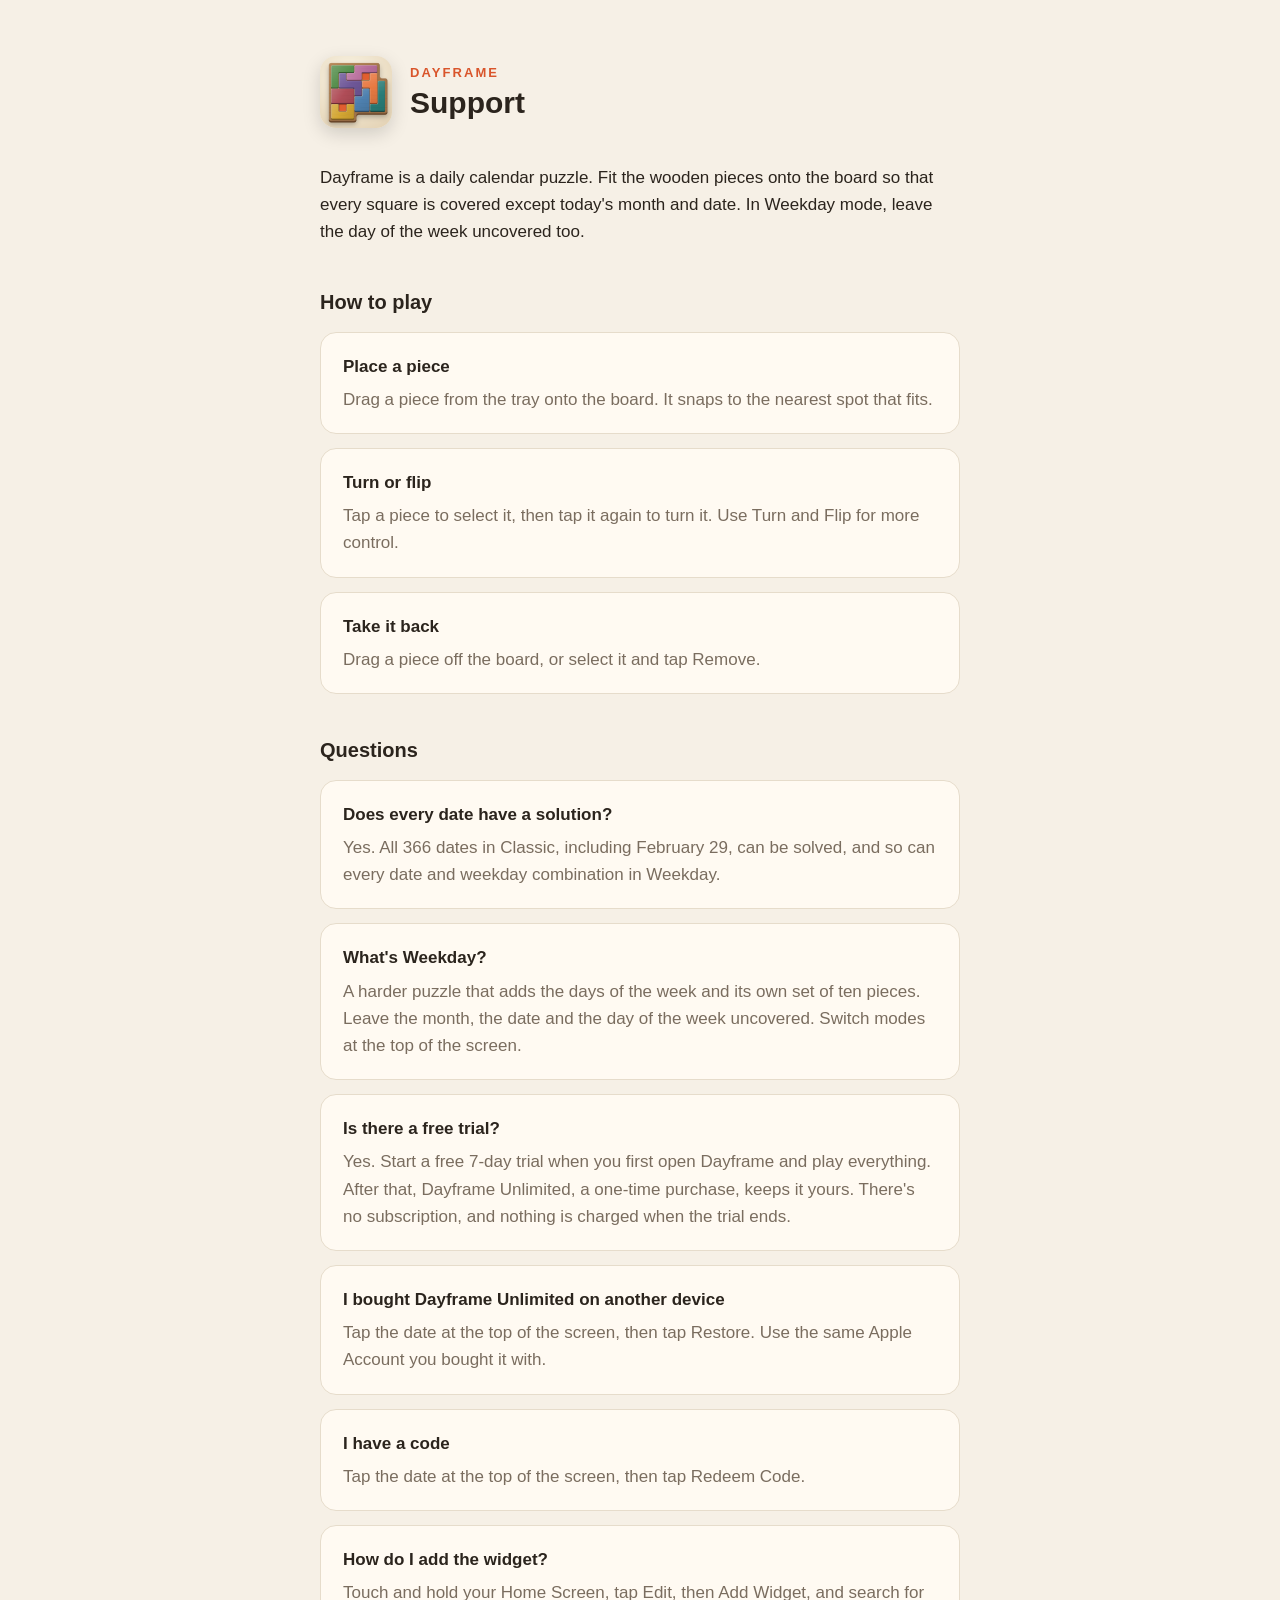
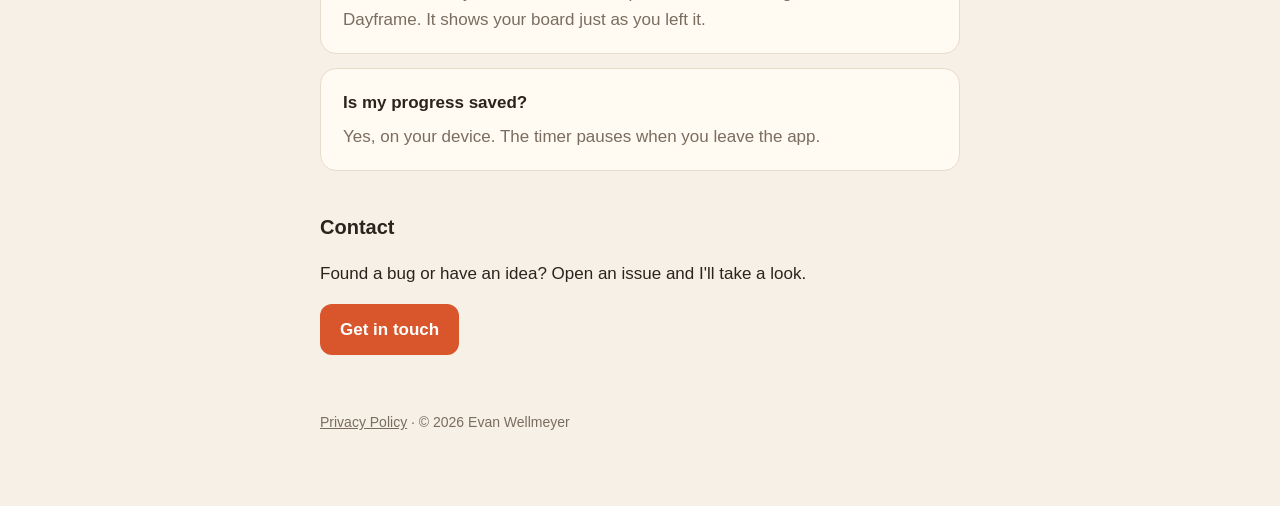
<file: index.html>
<!doctype html>
<html lang="en">
<head>
  <meta charset="utf-8">
  <meta name="viewport" content="width=device-width, initial-scale=1">
  <title>Dayframe Support</title>
  <meta name="description" content="Help and contact for Dayframe, the daily calendar puzzle.">
  <link rel="icon" href="icon.png">
  <link rel="stylesheet" href="style.css">
</head>
<body>
<main>
  <header>
    <img src="icon.png" alt="">
    <div>
      <p class="eyebrow">Dayframe</p>
      <h1>Support</h1>
    </div>
  </header>

  <p>Dayframe is a daily calendar puzzle. Fit the wooden pieces onto the board so that every square is covered except today's month and date. In Weekday mode, leave the day of the week uncovered too.</p>

  <h2>How to play</h2>
  <div class="card"><h3>Place a piece</h3><p>Drag a piece from the tray onto the board. It snaps to the nearest spot that fits.</p></div>
  <div class="card"><h3>Turn or flip</h3><p>Tap a piece to select it, then tap it again to turn it. Use Turn and Flip for more control.</p></div>
  <div class="card"><h3>Take it back</h3><p>Drag a piece off the board, or select it and tap Remove.</p></div>

  <h2>Questions</h2>
  <div class="card"><h3>Does every date have a solution?</h3><p>Yes. All 366 dates in Classic, including February 29, can be solved, and so can every date and weekday combination in Weekday.</p></div>
  <div class="card"><h3>What's Weekday?</h3><p>A harder puzzle that adds the days of the week and its own set of ten pieces. Leave the month, the date and the day of the week uncovered. Switch modes at the top of the screen.</p></div>
  <div class="card"><h3>Is there a free trial?</h3><p>Yes. Start a free 7-day trial when you first open Dayframe and play everything. After that, Dayframe Unlimited, a one-time purchase, keeps it yours. There's no subscription, and nothing is charged when the trial ends.</p></div>
  <div class="card"><h3>I bought Dayframe Unlimited on another device</h3><p>Tap the date at the top of the screen, then tap Restore. Use the same Apple Account you bought it with.</p></div>
  <div class="card"><h3>I have a code</h3><p>Tap the date at the top of the screen, then tap Redeem Code.</p></div>
  <div class="card"><h3>How do I add the widget?</h3><p>Touch and hold your Home Screen, tap Edit, then Add Widget, and search for Dayframe. It shows your board just as you left it.</p></div>
  <div class="card"><h3>Is my progress saved?</h3><p>Yes, on your device. The timer pauses when you leave the app.</p></div>

  <h2>Contact</h2>
  <p>Found a bug or have an idea? Open an issue and I'll take a look.</p>
  <p><a class="button" href="https://github.com/evanwellmeyer/dayframe-support/issues/new">Get in touch</a></p>

  <footer>
    <a href="privacy.html">Privacy Policy</a> · © 2026 Evan Wellmeyer
  </footer>
</main>
</body>
</html>
</file>
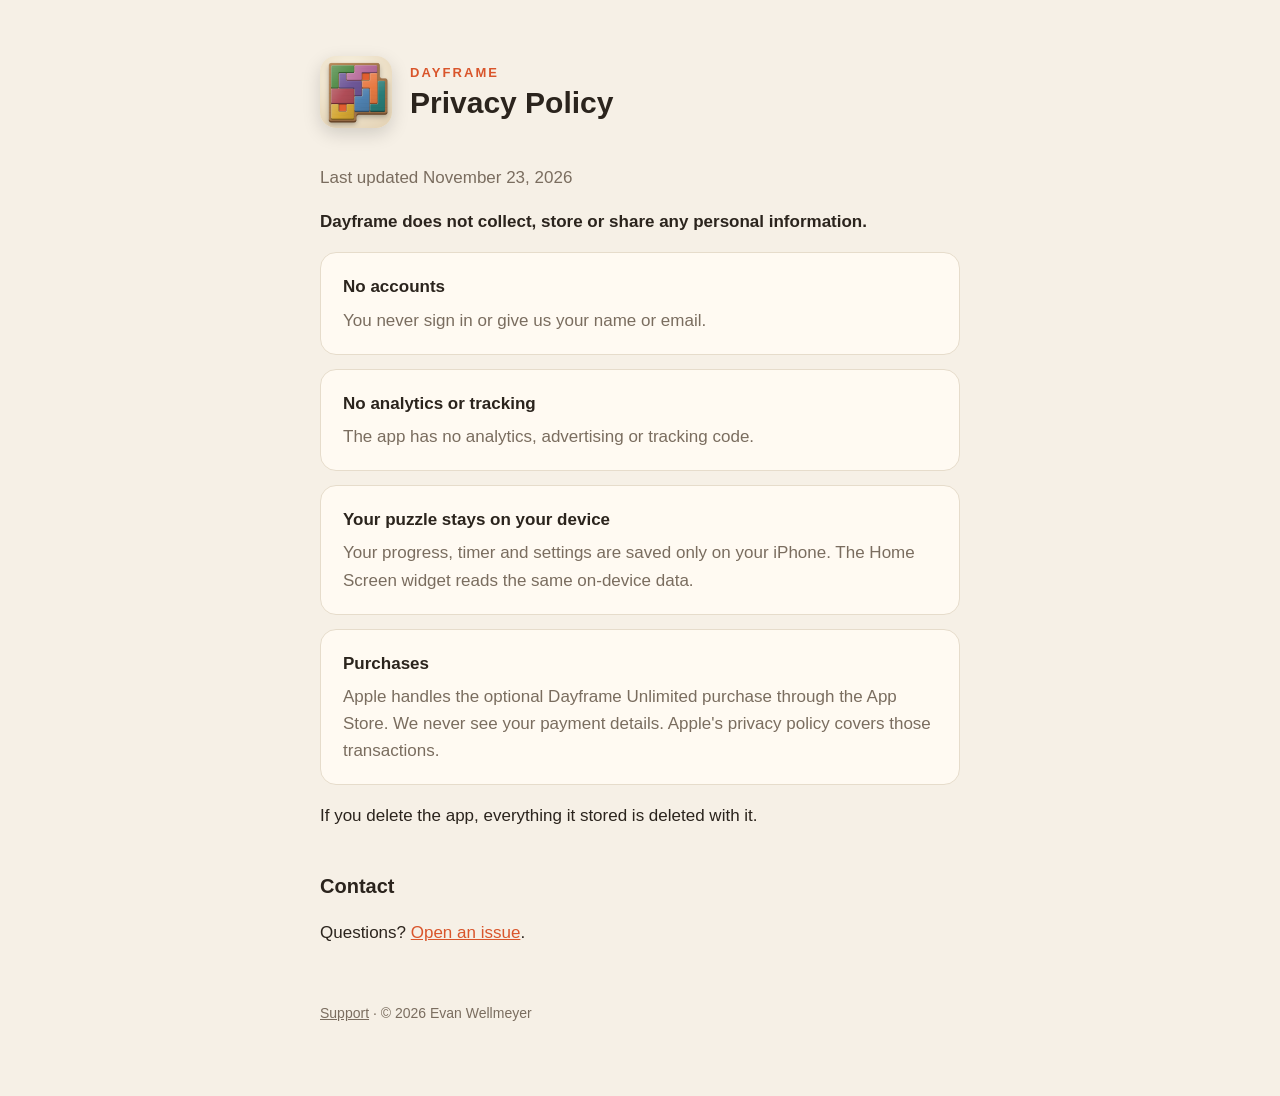
<file: privacy.html>
<!doctype html>
<html lang="en">
<head>
  <meta charset="utf-8">
  <meta name="viewport" content="width=device-width, initial-scale=1">
  <title>Dayframe Privacy</title>
  <meta name="description" content="Dayframe does not collect any personal information.">
  <link rel="icon" href="icon.png">
  <link rel="stylesheet" href="style.css">
</head>
<body>
<main>
  <header>
    <img src="icon.png" alt="">
    <div>
      <p class="eyebrow">Dayframe</p>
      <h1>Privacy Policy</h1>
    </div>
  </header>

  <p class="muted">Last updated November 23, 2026</p>

  <p><strong>Dayframe does not collect, store or share any personal information.</strong></p>

  <div class="card"><h3>No accounts</h3><p>You never sign in or give us your name or email.</p></div>
  <div class="card"><h3>No analytics or tracking</h3><p>The app has no analytics, advertising or tracking code.</p></div>
  <div class="card"><h3>Your puzzle stays on your device</h3><p>Your progress, timer and settings are saved only on your iPhone. The Home Screen widget reads the same on-device data.</p></div>
  <div class="card"><h3>Purchases</h3><p>Apple handles the optional Dayframe Unlimited purchase through the App Store. We never see your payment details. Apple's privacy policy covers those transactions.</p></div>

  <p>If you delete the app, everything it stored is deleted with it.</p>

  <h2>Contact</h2>
  <p>Questions? <a href="https://github.com/evanwellmeyer/dayframe-support/issues/new">Open an issue</a>.</p>

  <footer>
    <a href="index.html">Support</a> · © 2026 Evan Wellmeyer
  </footer>
</main>
</body>
</html>
</file>
<file: style.css>
:root {
  --canvas: #f6f0e6;
  --card: #fffaf2;
  --ink: #2b241d;
  --muted: #7a6d5f;
  --accent: #d9552b;
  --line: #e6dccb;
}
@media (prefers-color-scheme: dark) {
  :root {
    --canvas: #1d1915;
    --card: #27221d;
    --ink: #f3ebde;
    --muted: #b3a593;
    --accent: #ef7448;
    --line: #3a332b;
  }
}
* { box-sizing: border-box; }
body {
  margin: 0;
  background: var(--canvas);
  color: var(--ink);
  font: 17px/1.6 ui-rounded, -apple-system, BlinkMacSystemFont, "SF Pro Rounded", "Segoe UI", sans-serif;
}
main { max-width: 680px; margin: 0 auto; padding: 56px 20px 72px; }
header { display: flex; align-items: center; gap: 18px; margin-bottom: 36px; }
header img { width: 72px; height: 72px; border-radius: 16px; box-shadow: 0 6px 18px rgba(0,0,0,.15); }
.eyebrow { color: var(--accent); font-weight: 800; letter-spacing: .16em; font-size: 13px; text-transform: uppercase; margin: 0; }
h1 { margin: 2px 0 0; font-size: 30px; line-height: 1.2; }
h2 { font-size: 20px; margin: 40px 0 12px; }
p, li { color: var(--ink); }
.muted { color: var(--muted); }
a { color: var(--accent); }
.card { background: var(--card); border: 1px solid var(--line); border-radius: 16px; padding: 20px 22px; margin: 14px 0; }
.card h3 { margin: 0 0 6px; font-size: 17px; }
.card p { margin: 0; color: var(--muted); }
.button { display: inline-block; background: var(--accent); color: #fff; text-decoration: none; font-weight: 700; padding: 12px 20px; border-radius: 12px; }
footer { margin-top: 56px; color: var(--muted); font-size: 14px; }
footer a { color: var(--muted); }
</file>
